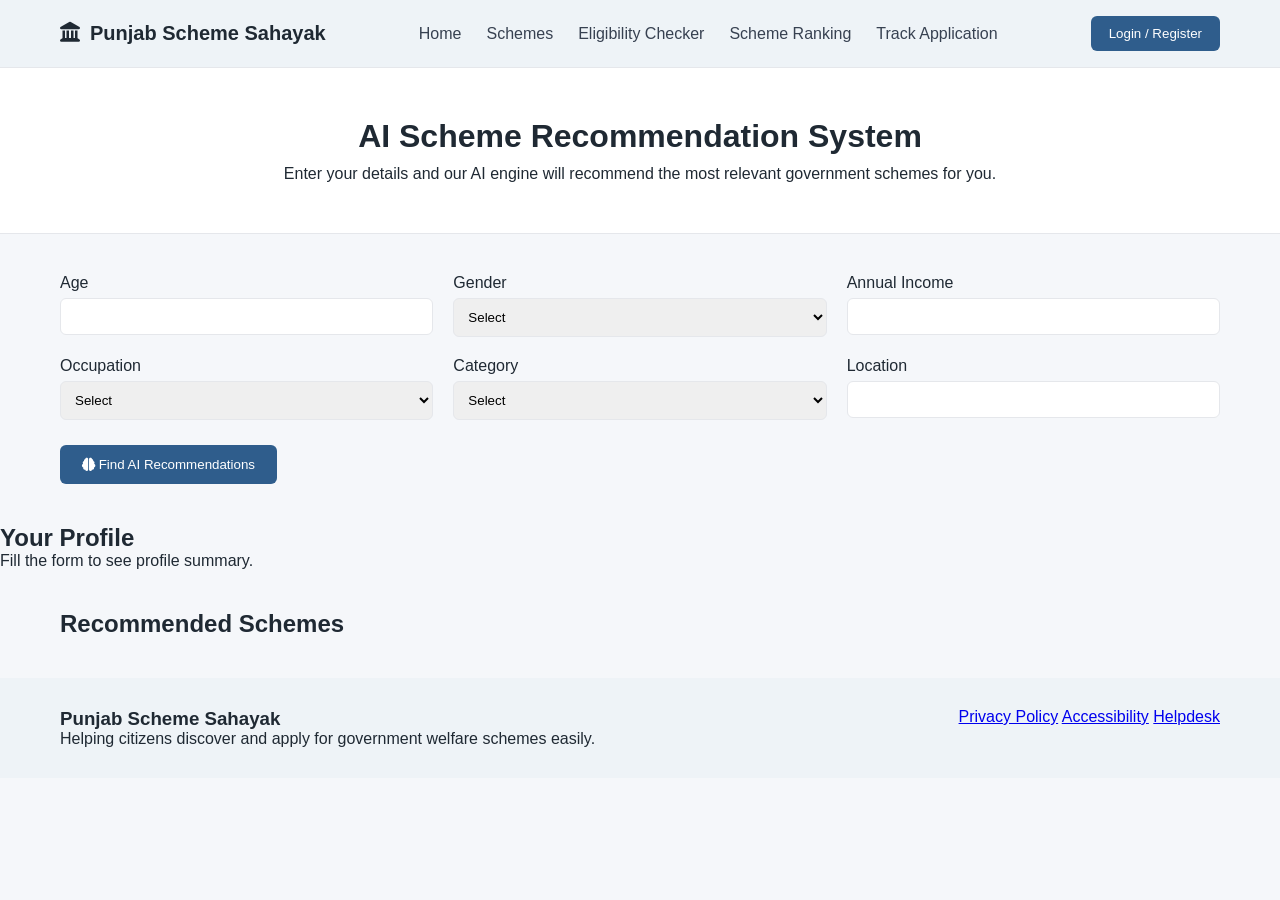
<file: gov_Project/eligibility.html>
<!DOCTYPE html>
<html lang="en">

<head>

<meta charset="UTF-8">
<meta name="viewport" content="width=device-width, initial-scale=1.0">

<title>AI Scheme Recommendation | Punjab Scheme Sahayak</title>

<link rel="stylesheet" href="eligibility.css">

<link rel="stylesheet"
href="https://cdnjs.cloudflare.com/ajax/libs/font-awesome/6.5.0/css/all.min.css">

</head>

<body>

<!-- NAVBAR -->

<header class="navbar">

<div class="logo">
<i class="fa-solid fa-landmark"></i>
<span>Punjab Scheme Sahayak</span>
</div>

<nav class="nav-links">

<a href="index.html">Home</a>
<a href="schemes.html">Schemes</a>
<a href="eligibility.html" class="active">Eligibility Checker</a>
<a href="ranking.html">Scheme Ranking</a>
<a href="track.html">Track Application</a>

</nav>

<button class="login-btn">Login / Register</button>

</header>


<!-- PAGE HEADER -->

<section class="page-header">

<h1>AI Scheme Recommendation System</h1>

<p>
Enter your details and our AI engine will recommend
the most relevant government schemes for you.
</p>

</section>



<!-- USER INPUT FORM -->

<section class="eligibility-form">

<form id="schemeForm">

<div class="form-grid">

<div class="form-group">

<label>Age</label>

<input type="number" id="age" required>

</div>


<div class="form-group">

<label>Gender</label>

<select id="gender">

<option value="">Select</option>
<option value="male">Male</option>
<option value="female">Female</option>

</select>

</div>


<div class="form-group">

<label>Annual Income</label>

<input type="number" id="income">

</div>


<div class="form-group">

<label>Occupation</label>

<select id="occupation">

<option value="">Select</option>
<option value="farmer">Farmer</option>
<option value="student">Student</option>
<option value="worker">Worker</option>
<option value="business">Business</option>

</select>

</div>


<div class="form-group">

<label>Category</label>

<select id="category">

<option value="">Select</option>
<option value="general">General</option>
<option value="obc">OBC</option>
<option value="sc">SC</option>
<option value="st">ST</option>

</select>

</div>


<div class="form-group">

<label>Location</label>

<input type="text" id="location">

</div>

</div>


<button class="find-btn">

<i class="fa-solid fa-brain"></i>
Find AI Recommendations

</button>

</form>

</section>



<!-- USER PROFILE SUMMARY -->

<section class="profile-summary">

<h2>Your Profile</h2>

<p id="profileInfo">

Fill the form to see profile summary.

</p>

</section>



<!-- RECOMMENDATIONS -->

<section class="recommendations">

<h2>Recommended Schemes</h2>

<div id="recommendationResults" class="scheme-grid">

<!-- AI recommendations appear here -->

</div>

</section>



<!-- FOOTER -->

<footer class="footer">

<div class="footer-left">

<h3>Punjab Scheme Sahayak</h3>

<p>
Helping citizens discover and apply for
government welfare schemes easily.
</p>

</div>


<div class="footer-links">

<a href="#">Privacy Policy</a>
<a href="#">Accessibility</a>
<a href="#">Helpdesk</a>

</div>


</footer>


<script src="eligibility.js"></script>

</body>
</html>
</file>
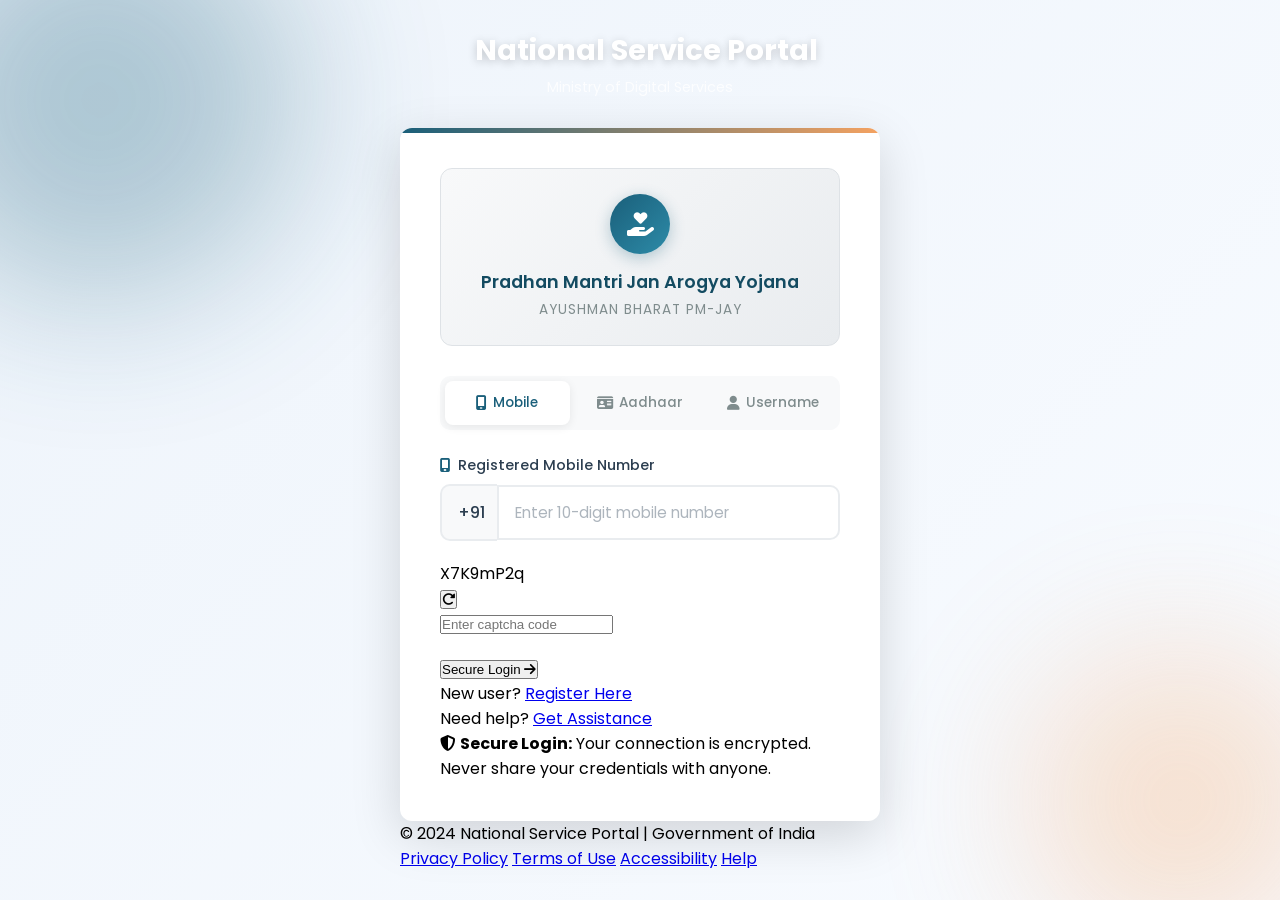
<file: gov_Project/login.html>
<!DOCTYPE html>
<html lang="en">
<head>
    <meta charset="UTF-8">
    <meta name="viewport" content="width=device-width, initial-scale=1.0">
    <title>National Portal - Government Scheme Login</title>
    <link rel="stylesheet" href="login.css">
    <!-- Font Awesome for Icons -->
    <link rel="stylesheet" href="https://cdnjs.cloudflare.com/ajax/libs/font-awesome/6.4.0/css/all.min.css">
    <!-- Google Fonts -->
    <link href="https://fonts.googleapis.com/css2?family=Poppins:wght@300;400;500;600;700&display=swap" rel="stylesheet">
</head>
<body>
    <!-- Background Animation -->
    <div class="bg-shape"></div>
    <div class="bg-shape bg-shape-2"></div>
    
    <!-- Header -->
    <header class="gov-header">
        <div class="gov-logo">
            <i class="fa-solid fa-emblem-of-india"></i>
            <span>National Service Portal</span>
        </div>
        <div class="gov-tagline">Ministry of Digital Services</div>
    </header>

    <!-- Main Login Container -->
    <main class="login-container">
        <div class="login-box">
            <!-- Scheme Banner -->
            <div class="scheme-banner">
                <div class="scheme-icon">
                    <i class="fa-solid fa-hand-holding-heart"></i>
                </div>
                <h2>Pradhan Mantri Jan Arogya Yojana</h2>
                <p>Ayushman Bharat PM-JAY</p>
            </div>

            <!-- Login Form -->
            <form id="loginForm" class="login-form">
                <!-- Login Type Tabs -->
                <div class="login-tabs">

                    <button type="button" class="tab-btn active" data-tab="mobile">
                        <i class="fa-solid fa-mobile-screen"></i> Mobile
                    </button>
                    <button type="button" class="tab-btn" data-tab="aadhar">
                        <i class="fa-solid fa-id-card"></i> Aadhaar
                    </button>
                    
                    <button type="button" class="tab-btn" data-tab="username">
                        <i class="fa-solid fa-user"></i> Username
                    </button>
                </div>


                <!-- Mobile Login -->
                <div class="tab-content active" id="mobile-panel">
                    <div class="input-group">
                        <label for="mobile">
                            <i class="fa-solid fa-mobile-screen"></i> Registered Mobile Number
                        </label>
                        <div class="input-wrapper">
                            <span class="country-code">+91</span>
                            <input 
                                type="tel" 
                                id="mobile" 
                                placeholder="Enter 10-digit mobile number"
                                maxlength="10"
                                autocomplete="off"
                            >
                        </div>
                    </div>
                    <div class="input-group otp-section" id="otpSection" style="display: none;">
                        <label for="otp">
                            <i class="fa-solid fa-lock"></i> Enter OTP
                        </label>
                        <div class="otp-inputs">
                            <input type="text" class="otp-box" maxlength="1" data-index="0">
                            <input type="text" class="otp-box" maxlength="1" data-index="1">
                            <input type="text" class="otp-box" maxlength="1" data-index="2">
                            <input type="text" class="otp-box" maxlength="1" data-index="3">
                            <input type="text" class="otp-box" maxlength="1" data-index="4">
                            <input type="text" class="otp-box" maxlength="1" data-index="5">
                        </div>
                        <div class="resend-otp">
                            <span>Didn't receive OTP?</span>
                            <button type="button" id="resendOtp" class="link-btn">Resend OTP</button>
                            <span class="timer" id="otpTimer">(60s)</span>
                        </div>
                    </div>
                </div>
  
                <!-- Aadhaar Login -->
                <div class="tab-content" id="aadhar-panel">
                    <div class="input-group">
                        <label for="aadhar">
                            <i class="fa-solid fa-id-card"></i> Aadhaar Number / Virtual ID
                        </label>
                        <div class="input-wrapper">
                            <input 
                                type="text" 
                                id="aadhar" 
                                placeholder="XXXX XXXX XXXX XXXX"
                                maxlength="19"
                                autocomplete="off"
                            >
                            <span class="input-icon">
                                <i class="fa-solid fa-clipboard-check"></i>
                            </span>
                        </div>
                        <div class="input-hint">Enter 12-digit Aadhaar or 16-digit Virtual ID</div>
                    </div>
                </div>


                <!-- Username Login -->
                <div class="tab-content" id="username-panel">
                    <div class="input-group">
                        <label for="username">
                            <i class="fa-solid fa-user"></i> Username / Email
                        </label>
                        <div class="input-wrapper">
                            <input 
                                type="text" 
                                id="username" 
                                placeholder="Enter username or email"
                                autocomplete="off"
                            >
                        </div>
                    </div>
                    <div class="input-group">
                        <label for="password">
                            <i class="fa-solid fa-lock"></i> Password
                        </label>
                        <div class="input-wrapper">
                            <input 
                                type="password" 
                                id="password" 
                                placeholder="Enter password"
                                autocomplete="current-password"
                            >
                            <button type="button" class="toggle-password" id="togglePassword">
                                <i class="fa-regular fa-eye-slash"></i>
                            </button>
                        </div>
                        <div class="form-options">
                            <label class="checkbox-container">
                                <input type="checkbox" id="rememberMe">
                                <span class="checkmark"></span>
                                Remember me
                            </label>
                            <a href="#" class="forgot-link">Forgot Password?</a>
                        </div>
                    </div>
                </div>

                <!-- Captcha -->
                <div class="captcha-container">
                    <div class="captcha-box">
                        <div class="captcha-code" id="captchaCode">X7K9mP2q</div>
                        <button type="button" class="refresh-captcha" id="refreshCaptcha">
                            <i class="fa-solid fa-rotate-right"></i>
                        </button>
                    </div>
                    <div class="input-group captcha-input-group">
                        <input 
                            type="text" 
                            id="captchaInput" 
                            placeholder="Enter captcha code"
                            maxlength="8"
                        >
                    </div>
                </div>

                <!-- Submit Button -->
                <button type="submit" class="login-btn" id="loginBtn">
                    <span class="btn-text">Secure Login</span>
                    <span class="btn-loader" style="display: none;">
                        <i class="fa-solid fa-circle-notch fa-spin"></i> Processing...
                    </span>
                    <i class="fa-solid fa-arrow-right btn-icon"></i>
                </button>

                <!-- Alternative Actions -->
                <div class="alt-actions">
                    <p>New user? <a href="#" class="register-link">Register Here</a></p>
                    <p>Need help? <a href="#" class="help-link">Get Assistance</a></p>
                </div>
            </form>

            <!-- Security Notice -->
            <div class="security-notice">
                <i class="fa-solid fa-shield-halved"></i>
                <span>
                    <strong>Secure Login:</strong> Your connection is encrypted. 
                    Never share your credentials with anyone.
                </span>
            </div>
        </div>

        <!-- Footer -->
        <footer class="gov-footer">
            <p>© 2024 National Service Portal | Government of India</p>
            <div class="footer-links">
                <a href="#">Privacy Policy</a>
                <a href="#">Terms of Use</a>
                <a href="#">Accessibility</a>
                <a href="#">Help</a>
            </div>
        </footer>
    </main>

    <!-- Toast Notification -->
    <div class="toast" id="toast">
        <i class="toast-icon"></i>
        <span class="toast-message"></span>
    </div>

    <script src="login.js"></script>
</body>
</html>
</file>
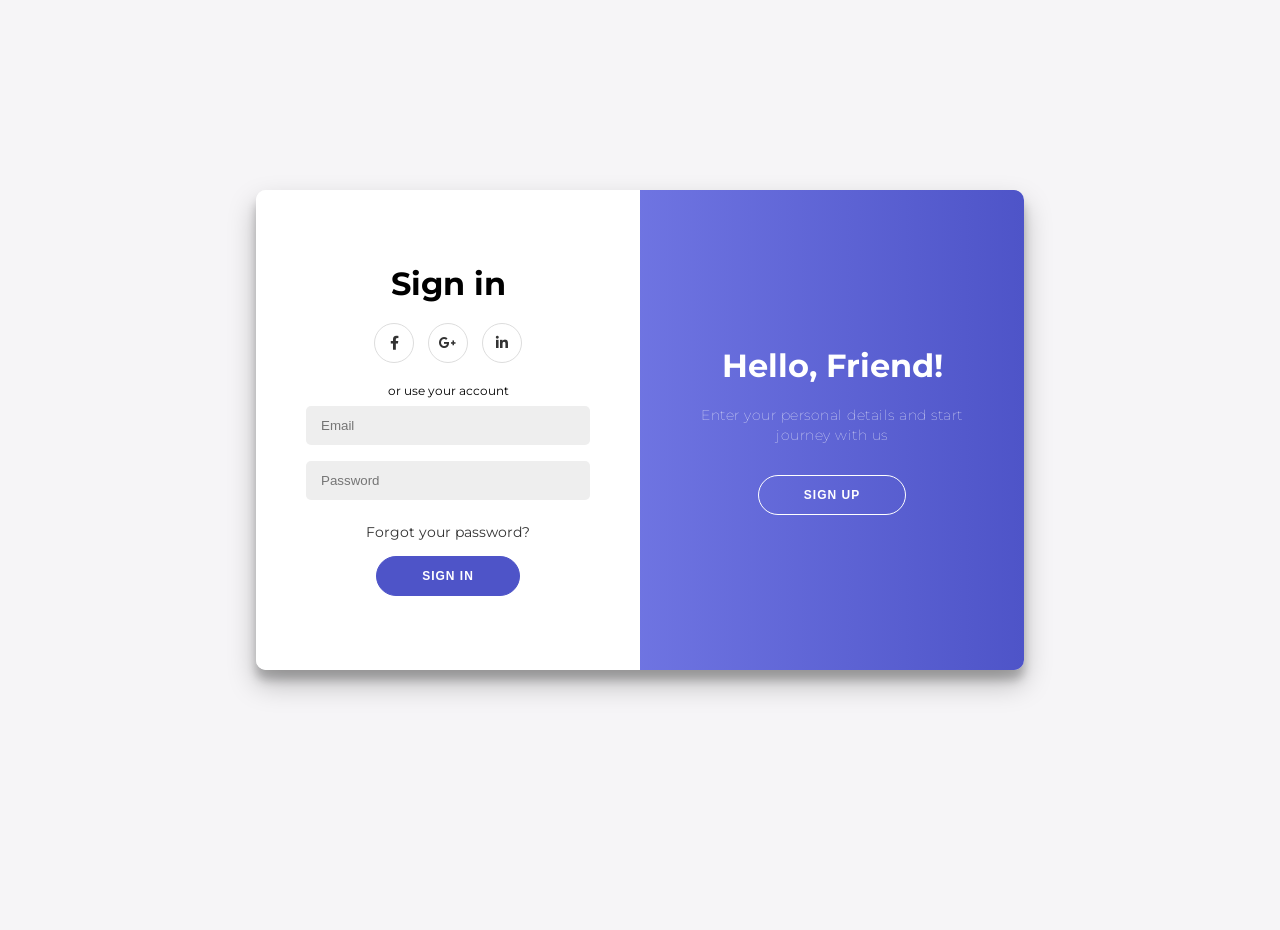
<file: gov_Project/login1.html>
<!DOCTYPE html>
<html lang="en">
<head>
    <meta charset="UTF-8">
    <meta name="viewport" content="width=device-width, initial-scale=1.0">
    <title>Advanced Login & Sign Up</title>
    <!-- Importing a nice font -->
    <link href="https://fonts.googleapis.com/css2?family=Montserrat:wght@300;400;600;700&display=swap" rel="stylesheet">
    <!-- Importing FontAwesome for Icons -->
    <link rel="stylesheet" href="https://cdnjs.cloudflare.com/ajax/libs/font-awesome/6.0.0/css/all.min.css">
    
    <style>
        /* --- CSS VARIABLES & RESET --- */
        :root {
            --primary-color: #4e54c8;
            --secondary-color: #8f94fb;
            --text-color: #333;
            --bg-color: #f6f5f7;
            --white: #ffffff;
        }

        * {
            box-sizing: border-box;
            margin: 0;
            padding: 0;
        }

        body {
            background: var(--bg-color);
            display: flex;
            justify-content: center;
            align-items: center;
            flex-direction: column;
            font-family: 'Montserrat', sans-serif;
            height: 100vh;
            margin: -20px 0 50px;
        }

        h1 {
            font-weight: bold;
            margin: 0;
        }

        h2 {
            text-align: center;
        }

        p {
            font-size: 14px;
            font-weight: 100;
            line-height: 20px;
            letter-spacing: 0.5px;
            margin: 20px 0 30px;
        }

        span {
            font-size: 12px;
        }

        a {
            color: var(--text-color);
            font-size: 14px;
            text-decoration: none;
            margin: 15px 0;
        }

        /* --- BUTTONS --- */
        button {
            border-radius: 20px;
            border: 1px solid var(--primary-color);
            background-color: var(--primary-color);
            color: var(--white);
            font-size: 12px;
            font-weight: bold;
            padding: 12px 45px;
            letter-spacing: 1px;
            text-transform: uppercase;
            transition: transform 80ms ease-in;
            cursor: pointer;
        }

        button:active {
            transform: scale(0.95);
        }

        button:focus {
            outline: none;
        }

        button.ghost {
            background-color: transparent;
            border-color: var(--white);
        }

        /* --- FORM STYLING --- */
        form {
            background-color: var(--white);
            display: flex;
            align-items: center;
            justify-content: center;
            flex-direction: column;
            padding: 0 50px;
            height: 100%;
            text-align: center;
        }

        input {
            background-color: #eee;
            border: none;
            padding: 12px 15px;
            margin: 8px 0;
            width: 100%;
            border-radius: 5px;
        }

        /* --- SOCIAL ICONS --- */
        .social-container {
            margin: 20px 0;
        }

        .social-container a {
            border: 1px solid #ddd;
            border-radius: 50%;
            display: inline-flex;
            justify-content: center;
            align-items: center;
            margin: 0 5px;
            height: 40px;
            width: 40px;
            color: #333;
            transition: 0.3s;
        }

        .social-container a:hover {
            background-color: var(--primary-color);
            color: white;
            border-color: var(--primary-color);
        }

        /* --- MAIN CONTAINER LOGIC --- */
        .container {
            background-color: var(--white);
            border-radius: 10px;
            box-shadow: 0 14px 28px rgba(0,0,0,0.25), 
                        0 10px 10px rgba(0,0,0,0.22);
            position: relative;
            overflow: hidden;
            width: 768px;
            max-width: 100%;
            min-height: 480px;
        }

        .form-container {
            position: absolute;
            top: 0;
            height: 100%;
            transition: all 0.6s ease-in-out;
        }

        /* Sign In (Default State) */
        .sign-in-container {
            left: 0;
            width: 50%;
            z-index: 2;
        }

        /* Sign Up (Hidden State) */
        .sign-up-container {
            left: 0;
            width: 50%;
            opacity: 0;
            z-index: 1;
        }

        /* --- ANIMATION STATES (The Magic) --- */
        
        /* When the checkbox is checked, move Sign In to the right */
        .container.right-panel-active .sign-in-container {
            transform: translateX(100%);
        }

        /* When the checkbox is checked, move Sign Up into view */
        .container.right-panel-active .sign-up-container {
            transform: translateX(100%);
            opacity: 1;
            z-index: 5;
            animation: show 0.6s;
        }

        @keyframes show {
            0%, 49.99% {
                opacity: 0;
                z-index: 1;
            }
            50%, 100% {
                opacity: 1;
                z-index: 5;
            }
        }

        /* --- OVERLAY (The Sliding Color Panel) --- */
        .overlay-container {
            position: absolute;
            top: 0;
            left: 50%;
            width: 50%;
            height: 100%;
            overflow: hidden;
            transition: transform 0.6s ease-in-out;
            z-index: 100;
        }

        .container.right-panel-active .overlay-container {
            transform: translateX(-100%);
        }

        .overlay {
            background: #ff416c;
            background: -webkit-linear-gradient(to right, var(--secondary-color), var(--primary-color));
            background: linear-gradient(to right, var(--secondary-color), var(--primary-color));
            background-repeat: no-repeat;
            background-size: cover;
            background-position: 0 0;
            color: #ffffff;
            position: relative;
            left: -100%;
            height: 100%;
            width: 200%;
            transform: translateX(0);
            transition: transform 0.6s ease-in-out;
        }

        .container.right-panel-active .overlay {
            transform: translateX(50%);
        }

        .overlay-panel {
            position: absolute;
            display: flex;
            align-items: center;
            justify-content: center;
            flex-direction: column;
            padding: 0 40px;
            text-align: center;
            top: 0;
            height: 100%;
            width: 50%;
            transform: translateX(0);
            transition: transform 0.6s ease-in-out;
        }

        .overlay-left {
            transform: translateX(-20%);
        }

        .container.right-panel-active .overlay-left {
            transform: translateX(0);
        }

        .overlay-right {
            right: 0;
            transform: translateX(0);
        }

        .container.right-panel-active .overlay-right {
            transform: translateX(20%);
        }

        /* --- MOBILE RESPONSIVENESS --- */
        @media (max-width: 768px) {
            .container {
                width: 100%;
                min-height: 600px;
                display: flex;
                flex-direction: column;
            }
            /* On mobile, we usually stack them or hide the overlay. 
               For this specific design, it's best to keep it simple 
               or use JS to toggle visibility. 
               This CSS is optimized for Desktop/Tablet. */
        }
    </style>
</head>
<body>

    <div class="container" id="container">
        
        <!-- Sign Up Form -->
        <div class="form-container sign-up-container">
            <form action="#">
                <h1>Create Account</h1>
                <div class="social-container">
                    <a href="#" class="social"><i class="fab fa-facebook-f"></i></a>
                    <a href="#" class="social"><i class="fab fa-google-plus-g"></i></a>
                    <a href="#" class="social"><i class="fab fa-linkedin-in"></i></a>
                </div>
                <span>or use your email for registration</span>
                <input type="text" placeholder="Name" />
                <input type="email" placeholder="Email" />
                <input type="password" placeholder="Password" />
                <button>Sign Up</button>
            </form>
        </div>

        <!-- Sign In Form -->
        <div class="form-container sign-in-container">
            <form action="#">
                <h1>Sign in</h1>
                <div class="social-container">
                    <a href="#" class="social"><i class="fab fa-facebook-f"></i></a>
                    <a href="#" class="social"><i class="fab fa-google-plus-g"></i></a>
                    <a href="#" class="social"><i class="fab fa-linkedin-in"></i></a>
                </div>
                <span>or use your account</span>
                <input type="email" placeholder="Email" />
                <input type="password" placeholder="Password" />
                <a href="#">Forgot your password?</a>
                <button>Sign In</button>
            </form>
        </div>

        <!-- The Overlay (The sliding part) -->
        <div class="overlay-container">
            <div class="overlay">
                <div class="overlay-panel overlay-left">
                    <h1>Welcome Back!</h1>
                    <p>To keep connected with us please login with your personal info</p>
                    <button class="ghost" id="signIn">Sign In</button>
                </div>
                <div class="overlay-panel overlay-right">
                    <h1>Hello, Friend!</h1>
                    <p>Enter your personal details and start journey with us</p>
                    <button class="ghost" id="signUp">Sign Up</button>
                </div>
            </div>
        </div>
    </div>

    <!-- 
      JAVASCRIPT IS NOT REQUIRED FOR THE ANIMATION 
      BUT NEEDED TO TOGGLE THE CLASS. 
      This is the "Checkbox Hack" alternative using a tiny script for better UX.
    -->
    <script>
        const signUpButton = document.getElementById('signUp');
        const signInButton = document.getElementById('signIn');
        const container = document.getElementById('container');

        signUpButton.addEventListener('click', () => {
            container.classList.add("right-panel-active");
        });

        signInButton.addEventListener('click', () => {
            container.classList.remove("right-panel-active");
        });
    </script>
</body>
</html>
</file>
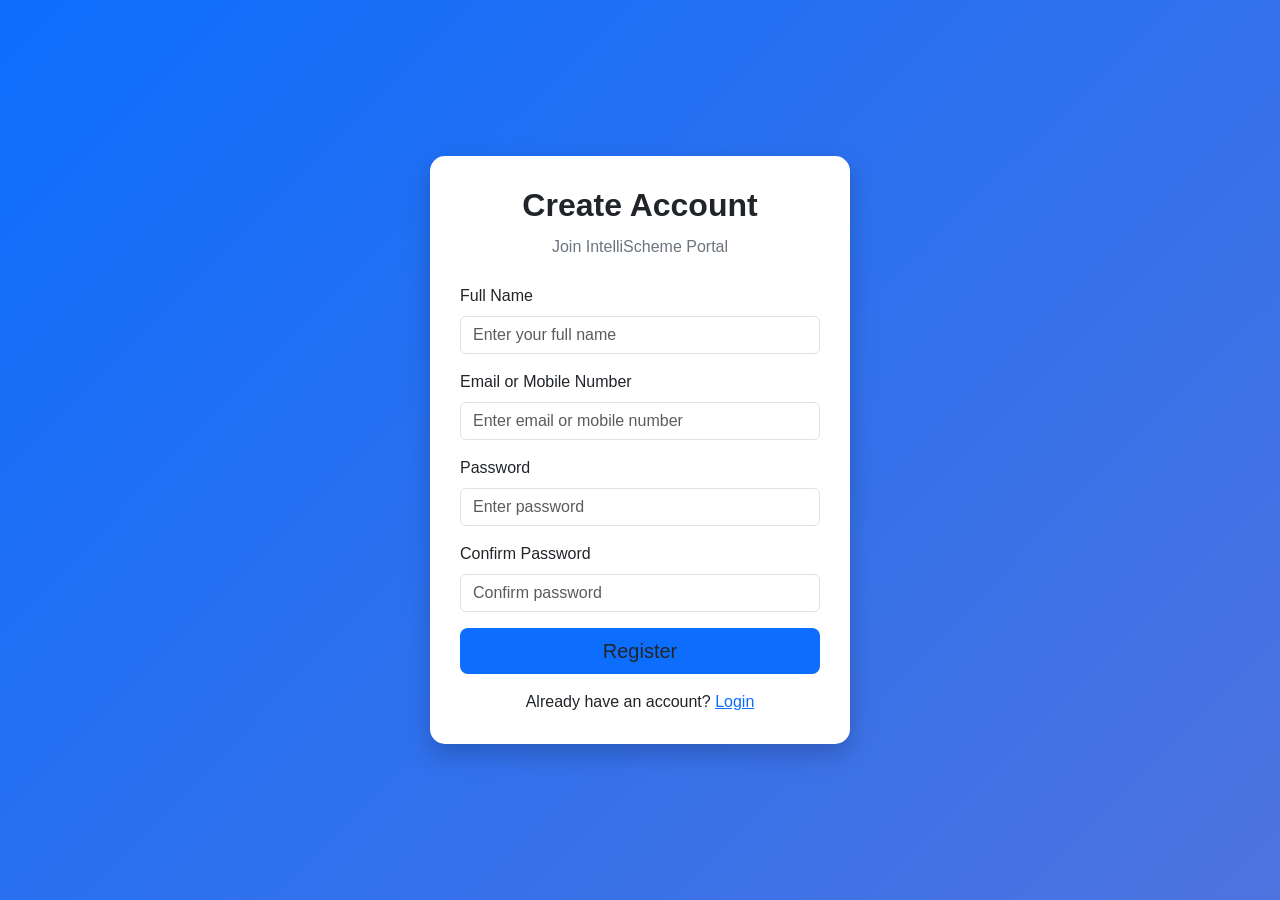
<file: gov_Project/register.html>
<!DOCTYPE html>
<html lang="en">
<head>
<meta charset="UTF-8">
<meta name="viewport" content="width=device-width, initial-scale=1.0">
<title>Register | IntelliScheme Portal</title>

<!-- Bootstrap CSS -->
<link href="https://cdn.jsdelivr.net/npm/bootstrap@5.3.2/dist/css/bootstrap.min.css" rel="stylesheet">

<style>
    body {
        background: linear-gradient(135deg, #0d6efd, #4e73df);
        height: 100vh;
        display: flex;
        align-items: center;
        justify-content: center;
        font-family: 'Segoe UI', sans-serif;
    }

    .register-card {
        width: 100%;
        max-width: 420px;
        border-radius: 15px;
        box-shadow: 0 10px 25px rgba(0,0,0,0.2);
        padding: 30px;
        background: #ffffff;
        animation: fadeIn 0.8s ease-in-out;
    }

    .register-card h2 {
        font-weight: 600;
        margin-bottom: 10px;
        text-align: center;
    }

    .register-card p {
        text-align: center;
        color: #6c757d;
        margin-bottom: 25px;
    }

    .btn-custom {
        background-color: #0d6efd;
        border: none;
        transition: 0.3s;
    }

    .btn-custom:hover {
        background-color: #0b5ed7;
        transform: translateY(-2px);
    }

    .form-control:focus {
        box-shadow: none;
        border-color: #0d6efd;
    }

    @keyframes fadeIn {
        from {opacity: 0; transform: translateY(20px);}
        to {opacity: 1; transform: translateY(0);}
    }

    .password-toggle {
        cursor: pointer;
    }
</style>
</head>

<body>

<div class="register-card">
    <h2>Create Account</h2>
    <p>Join IntelliScheme Portal</p>

    <form id="registerForm">

        <!-- Full Name -->
        <div class="mb-3">
            <label class="form-label">Full Name</label>
            <input type="text" class="form-control" placeholder="Enter your full name" required>
        </div>

        <!-- Email or Mobile -->
        <div class="mb-3">
            <label class="form-label">Email or Mobile Number</label>
            <input type="text" class="form-control" placeholder="Enter email or mobile number" required>
        </div>

        <!-- Password -->
        <div class="mb-3 position-relative">
            <label class="form-label">Password</label>
            <input type="password" class="form-control" id="password" placeholder="Enter password" required>
        </div>

        <!-- Confirm Password -->
        <div class="mb-3">
            <label class="form-label">Confirm Password</label>
            <input type="password" class="form-control" id="confirmPassword" placeholder="Confirm password" required>
            <small id="passwordError" class="text-danger d-none">Passwords do not match</small>
        </div>

        <!-- Register Button -->
        <div class="d-grid">
            <button type="submit" class="btn btn-custom btn-lg">Register</button>
        </div>

        <div class="text-center mt-3">
            Already have an account? <a href="login.html">Login</a>
        </div>

    </form>
</div>

<!-- Bootstrap JS -->
<script src="https://cdn.jsdelivr.net/npm/bootstrap@5.3.2/dist/js/bootstrap.bundle.min.js"></script>

<script>
    const form = document.getElementById("registerForm");
    const password = document.getElementById("password");
    const confirmPassword = document.getElementById("confirmPassword");
    const error = document.getElementById("passwordError");

    form.addEventListener("submit", function(e) {
        if (password.value !== confirmPassword.value) {
            e.preventDefault();
            error.classList.remove("d-none");
        } else {
            error.classList.add("d-none");
            alert("Account created successfully!");
        }
    });
</script>

</body>
</html>
</file>
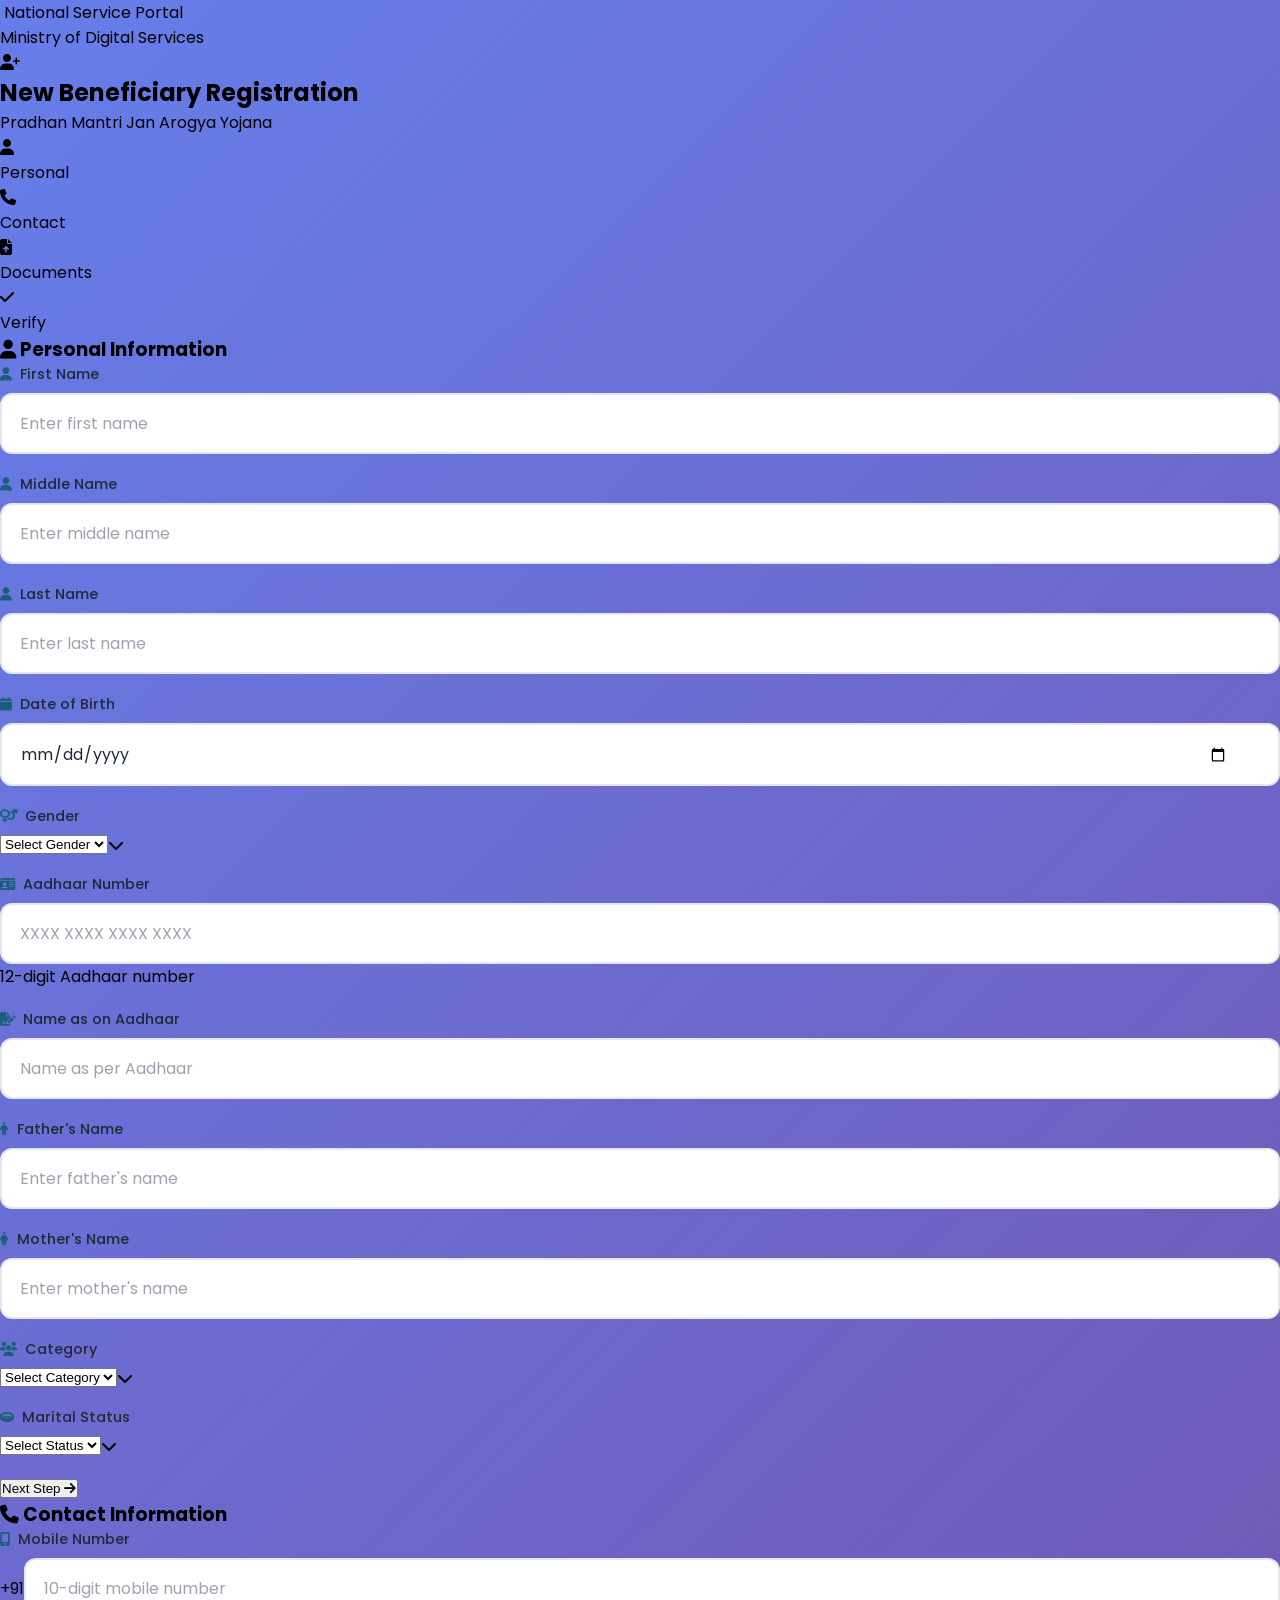
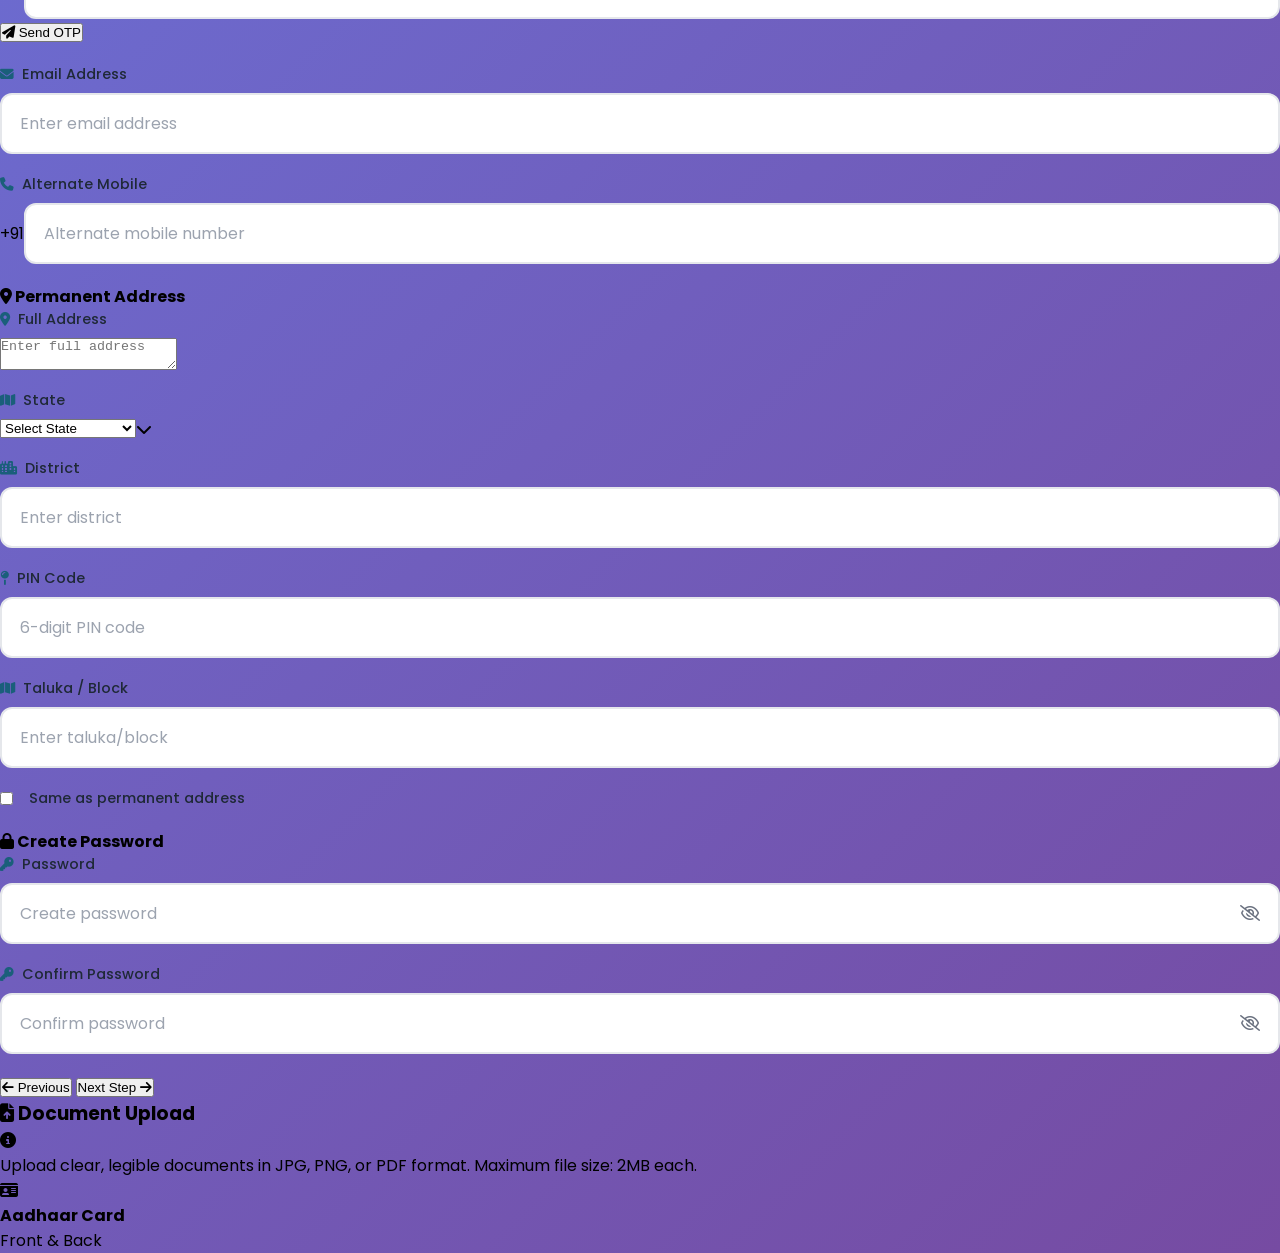
<file: gov_Project/registration1.html>
<!DOCTYPE html>
<html lang="en">
<head>
    <meta charset="UTF-8">
    <meta name="viewport" content="width=device-width, initial-scale=1.0">
    <title>Registration - National Service Portal</title>
    <link rel="stylesheet" href="registration.css">
    <!-- Font Awesome for Icons -->
    <link rel="stylesheet" href="https://cdnjs.cloudflare.com/ajax/libs/font-awesome/6.4.0/css/all.min.css">
    <!-- Google Fonts -->
    <link href="https://fonts.googleapis.com/css2?family=Poppins:wght@300;400;500;600;700&display=swap" rel="stylesheet">
</head>
<body>
    <!-- Background Animation -->
    <div class="bg-shape"></div>
    <div class="bg-shape bg-shape-2"></div>
    
    <!-- Header -->
    <header class="gov-header">
        <div class="gov-logo">
            <i class="fa-solid fa-emblem-of-india"></i>
            <span>National Service Portal</span>
        </div>
        <div class="gov-tagline">Ministry of Digital Services</div>
    </header>

    <!-- Main Registration Container -->
    <main class="register-container">
        <div class="register-box">
            <!-- Scheme Banner -->
            <div class="scheme-banner">
                <div class="scheme-icon">
                    <i class="fa-solid fa-user-plus"></i>
                </div>
                <h2>New Beneficiary Registration</h2>
                <p>Pradhan Mantri Jan Arogya Yojana</p>
            </div>

            <!-- Progress Steps -->
            <div class="progress-container">
                <div class="progress-bar">
                    <div class="progress-fill" id="progressFill"></div>
                </div>
                <div class="step-indicators">
                    <div class="step active" data-step="1">
                        <div class="step-circle">
                            <i class="fa-solid fa-user"></i>
                        </div>
                        <span>Personal</span>
                    </div>
                    <div class="step" data-step="2">
                        <div class="step-circle">
                            <i class="fa-solid fa-phone"></i>
                        </div>
                        <span>Contact</span>
                    </div>
                    <div class="step" data-step="3">
                        <div class="step-circle">
                            <i class="fa-solid fa-file-upload"></i>
                        </div>
                        <span>Documents</span>
                    </div>
                    <div class="step" data-step="4">
                        <div class="step-circle">
                            <i class="fa-solid fa-check"></i>
                        </div>
                        <span>Verify</span>
                    </div>
                </div>
            </div>

            <!-- Registration Form -->
            <form id="registerForm" class="register-form">
                
                <!-- Step 1: Personal Details -->
                <div class="form-step active" id="step1">
                    <h3 class="step-title">
                        <i class="fa-solid fa-user"></i>
                        Personal Information
                    </h3>
                    
                    <div class="form-row">
                        <div class="input-group">
                            <label for="firstName">
                                <i class="fa-solid fa-user"></i> First Name
                            </label>
                            <div class="input-wrapper">
                                <input type="text" id="firstName" placeholder="Enter first name" required>
                            </div>
                        </div>
                        <div class="input-group">
                            <label for="middleName">
                                <i class="fa-solid fa-user"></i> Middle Name
                            </label>
                            <div class="input-wrapper">
                                <input type="text" id="middleName" placeholder="Enter middle name">
                            </div>
                        </div>
                        <div class="input-group">
                            <label for="lastName">
                                <i class="fa-solid fa-user"></i> Last Name
                            </label>
                            <div class="input-wrapper">
                                <input type="text" id="lastName" placeholder="Enter last name" required>
                            </div>
                        </div>
                    </div>

                    <div class="form-row">
                        <div class="input-group">
                            <label for="dob">
                                <i class="fa-solid fa-calendar"></i> Date of Birth
                            </label>
                            <div class="input-wrapper">
                                <input type="date" id="dob" required>
                            </div>
                        </div>
                        <div class="input-group">
                            <label for="gender">
                                <i class="fa-solid fa-venus-mars"></i> Gender
                            </label>
                            <div class="input-wrapper select-wrapper">
                                <select id="gender" required>
                                    <option value="">Select Gender</option>
                                    <option value="male">Male</option>
                                    <option value="female">Female</option>
                                    <option value="transgender">Transgender</option>
                                </select>
                                <i class="fa-solid fa-chevron-down select-icon"></i>
                            </div>
                        </div>
                    </div>

                    <div class="form-row">
                        <div class="input-group">
                            <label for="aadhaar">
                                <i class="fa-solid fa-id-card"></i> Aadhaar Number
                            </label>
                            <div class="input-wrapper">
                                <input type="text" id="aadhaar" placeholder="XXXX XXXX XXXX XXXX" maxlength="19" required>
                            </div>
                            <div class="input-hint">12-digit Aadhaar number</div>
                        </div>
                        <div class="input-group">
                            <label for="aadhaarName">
                                <i class="fa-solid fa-file-signature"></i> Name as on Aadhaar
                            </label>
                            <div class="input-wrapper">
                                <input type="text" id="aadhaarName" placeholder="Name as per Aadhaar" required>
                            </div>
                        </div>
                    </div>

                    <div class="form-row">
                        <div class="input-group">
                            <label for="fatherName">
                                <i class="fa-solid fa-person"></i> Father's Name
                            </label>
                            <div class="input-wrapper">
                                <input type="text" id="fatherName" placeholder="Enter father's name" required>
                            </div>
                        </div>
                        <div class="input-group">
                            <label for="motherName">
                                <i class="fa-solid fa-person-dress"></i> Mother's Name
                            </label>
                            <div class="input-wrapper">
                                <input type="text" id="motherName" placeholder="Enter mother's name" required>
                            </div>
                        </div>
                    </div>

                    <div class="form-row">
                        <div class="input-group">
                            <label for="category">
                                <i class="fa-solid fa-users"></i> Category
                            </label>
                            <div class="input-wrapper select-wrapper">
                                <select id="category" required>
                                    <option value="">Select Category</option>
                                    <option value="general">General</option>
                                    <option value="obc">OBC</option>
                                    <option value="sc">SC</option>
                                    <option value="st">ST</option>
                                    <option value="ews">EWS</option>
                                </select>
                                <i class="fa-solid fa-chevron-down select-icon"></i>
                            </div>
                        </div>
                        <div class="input-group">
                            <label for="maritalStatus">
                                <i class="fa-solid fa-ring"></i> Marital Status
                            </label>
                            <div class="input-wrapper select-wrapper">
                                <select id="maritalStatus" required>
                                    <option value="">Select Status</option>
                                    <option value="single">Single</option>
                                    <option value="married">Married</option>
                                    <option value="divorced">Divorced</option>
                                    <option value="widowed">Widowed</option>
                                </select>
                                <i class="fa-solid fa-chevron-down select-icon"></i>
                            </div>
                        </div>
                    </div>

                    <div class="step-buttons">
                        <button type="button" class="btn-next" onclick="nextStep(1)">
                            Next Step
                            <i class="fa-solid fa-arrow-right"></i>
                        </button>
                    </div>
                </div>

                <!-- Step 2: Contact Details -->
                <div class="form-step" id="step2">
                    <h3 class="step-title">
                        <i class="fa-solid fa-phone"></i>
                        Contact Information
                    </h3>

                    <div class="form-row">
                        <div class="input-group">
                            <label for="mobile">
                                <i class="fa-solid fa-mobile-screen"></i> Mobile Number
                            </label>
                            <div class="input-wrapper">
                                <span class="country-code">+91</span>
                                <input type="tel" id="mobile" placeholder="10-digit mobile number" maxlength="10" required>
                            </div>
                            <button type="button" class="verify-btn" id="sendOtpBtn" onclick="sendMobileOTP()">
                                <i class="fa-solid fa-paper-plane"></i> Send OTP
                            </button>
                        </div>
                        <div class="input-group otp-group" id="mobileOtpGroup" style="display: none;">
                            <label for="mobileOtp">
                                <i class="fa-solid fa-lock"></i> Enter OTP
                            </label>
                            <div class="otp-inputs">
                                <input type="text" class="otp-box" maxlength="1" data-index="0">
                                <input type="text" class="otp-box" maxlength="1" data-index="1">
                                <input type="text" class="otp-box" maxlength="1" data-index="2">
                                <input type="text" class="otp-box" maxlength="1" data-index="3">
                                <input type="text" class="otp-box" maxlength="1" data-index="4">
                                <input type="text" class="otp-box" maxlength="1" data-index="5">
                            </div>
                            <div class="otp-actions">
                                <span class="timer" id="mobileTimer">(60s)</span>
                                <button type="button" class="link-btn" onclick="resendMobileOTP()">Resend OTP</button>
                            </div>
                            <i class="fa-solid fa-circle-check verified-icon"></i>
                        </div>
                    </div>

                    <div class="form-row">
                        <div class="input-group">
                            <label for="email">
                                <i class="fa-solid fa-envelope"></i> Email Address
                            </label>
                            <div class="input-wrapper">
                                <input type="email" id="email" placeholder="Enter email address" required>
                            </div>
                        </div>
                        <div class="input-group">
                            <label for="altMobile">
                                <i class="fa-solid fa-phone"></i> Alternate Mobile
                            </label>
                            <div class="input-wrapper">
                                <span class="country-code">+91</span>
                                <input type="tel" id="altMobile" placeholder="Alternate mobile number" maxlength="10">
                            </div>
                        </div>
                    </div>

                    <h4 class="section-title">
                        <i class="fa-solid fa-location-dot"></i> Permanent Address
                    </h4>

                    <div class="form-row">
                        <div class="input-group full-width">
                            <label for="address">
                                <i class="fa-solid fa-map-marker-alt"></i> Full Address
                            </label>
                            <div class="input-wrapper">
                                <textarea id="address" rows="2" placeholder="Enter full address" required></textarea>
                            </div>
                        </div>
                    </div>

                    <div class="form-row">
                        <div class="input-group">
                            <label for="state">
                                <i class="fa-solid fa-map"></i> State
                            </label>
                            <div class="input-wrapper select-wrapper">
                                <select id="state" required>
                                    <option value="">Select State</option>
                                    <option value="andhra-pradesh">Andhra Pradesh</option>
                                    <option value="arunachal-pradesh">Arunachal Pradesh</option>
                                    <option value="assam">Assam</option>
                                    <option value="bihar">Bihar</option>
                                    <option value="chhattisgarh">Chhattisgarh</option>
                                    <option value="delhi">Delhi</option>
                                    <option value="gujarat">Gujarat</option>
                                    <option value="haryana">Haryana</option>
                                    <option value="karnataka">Karnataka</option>
                                    <option value="kerala">Kerala</option>
                                    <option value="maharashtra">Maharashtra</option>
                                    <option value="rajasthan">Rajasthan</option>
                                    <option value="tamil-nadu">Tamil Nadu</option>
                                    <option value="uttar-pradesh">Uttar Pradesh</option>
                                    <option value="west-bengal">West Bengal</option>
                                </select>
                                <i class="fa-solid fa-chevron-down select-icon"></i>
                            </div>
                        </div>
                        <div class="input-group">
                            <label for="district">
                                <i class="fa-solid fa-city"></i> District
                            </label>
                            <div class="input-wrapper">
                                <input type="text" id="district" placeholder="Enter district" required>
                            </div>
                        </div>
                    </div>

                    <div class="form-row">
                        <div class="input-group">
                            <label for="pincode">
                                <i class="fa-solid fa-map-pin"></i> PIN Code
                            </label>
                            <div class="input-wrapper">
                                <input type="text" id="pincode" placeholder="6-digit PIN code" maxlength="6" required>
                            </div>
                        </div>
                        <div class="input-group">
                            <label for="taluka">
                                <i class="fa-solid fa-map"></i> Taluka / Block
                            </label>
                            <div class="input-wrapper">
                                <input type="text" id="taluka" placeholder="Enter taluka/block" required>
                            </div>
                        </div>
                    </div>

                    <div class="form-row">
                        <div class="input-group checkbox-group">
                            <label class="checkbox-container">
                                <input type="checkbox" id="sameAddress">
                                <span class="checkmark"></span>
                                Same as permanent address
                            </label>
                        </div>
                    </div>

                    <h4 class="section-title">
                        <i class="fa-solid fa-lock"></i> Create Password
                    </h4>

                    <div class="form-row">
                        <div class="input-group">
                            <label for="newPassword">
                                <i class="fa-solid fa-key"></i> Password
                            </label>
                            <div class="input-wrapper">
                                <input type="password" id="newPassword" placeholder="Create password" required>
                                <button type="button" class="toggle-password" onclick="togglePasswordVisibility('newPassword', this)">
                                    <i class="fa-regular fa-eye-slash"></i>
                                </button>
                            </div>
                            <div class="password-strength" id="passwordStrength">
                                <div class="strength-bar"></div>
                                <span class="strength-text"></span>
                            </div>
                        </div>
                        <div class="input-group">
                            <label for="confirmPassword">
                                <i class="fa-solid fa-key"></i> Confirm Password
                            </label>
                            <div class="input-wrapper">
                                <input type="password" id="confirmPassword" placeholder="Confirm password" required>
                                <button type="button" class="toggle-password" onclick="togglePasswordVisibility('confirmPassword', this)">
                                    <i class="fa-regular fa-eye-slash"></i>
                                </button>
                            </div>
                        </div>
                    </div>

                    <div class="password-requirements">
                        <p><i class="fa-solid fa-info-circle"></i> Password must contain:</p>
                        <ul>
                            <li class="req" data-req="length">At least 8 characters</li>
                            <li class="req" data-req="uppercase">One uppercase letter</li>
                            <li class="req" data-req="lowercase">One lowercase letter</li>
                            <li class="req" data-req="number">One number</li>
                            <li class="req" data-req="special">One special character</li>
                        </ul>
                    </div>

                    <div class="step-buttons">
                        <button type="button" class="btn-prev" onclick="prevStep(2)">
                            <i class="fa-solid fa-arrow-left"></i>
                            Previous
                        </button>
                        <button type="button" class="btn-next" onclick="nextStep(2)">
                            Next Step
                            <i class="fa-solid fa-arrow-right"></i>
                        </button>
                    </div>
                </div>

                <!-- Step 3: Document Upload -->
                <div class="form-step" id="step3">
                    <h3 class="step-title">
                        <i class="fa-solid fa-file-upload"></i>
                        Document Upload
                    </h3>

                    <div class="document-upload-info">
                        <i class="fa-solid fa-info-circle"></i>
                        <p>Upload clear, legible documents in JPG, PNG, or PDF format. Maximum file size: 2MB each.</p>
                    </div>

                    <div class="form-row">
                        <div class="upload-box">
                            <div class="upload-area" id="aadhaarUpload">
                                <i class="fa-solid fa-id-card"></i>
                                <h4>Aadhaar Card</h4>
                                <p>Front & Back</p>
                                <input type="file" accept="image/*,.pdf" hidden>
                                <button type="button" class="upload-btn
</file>
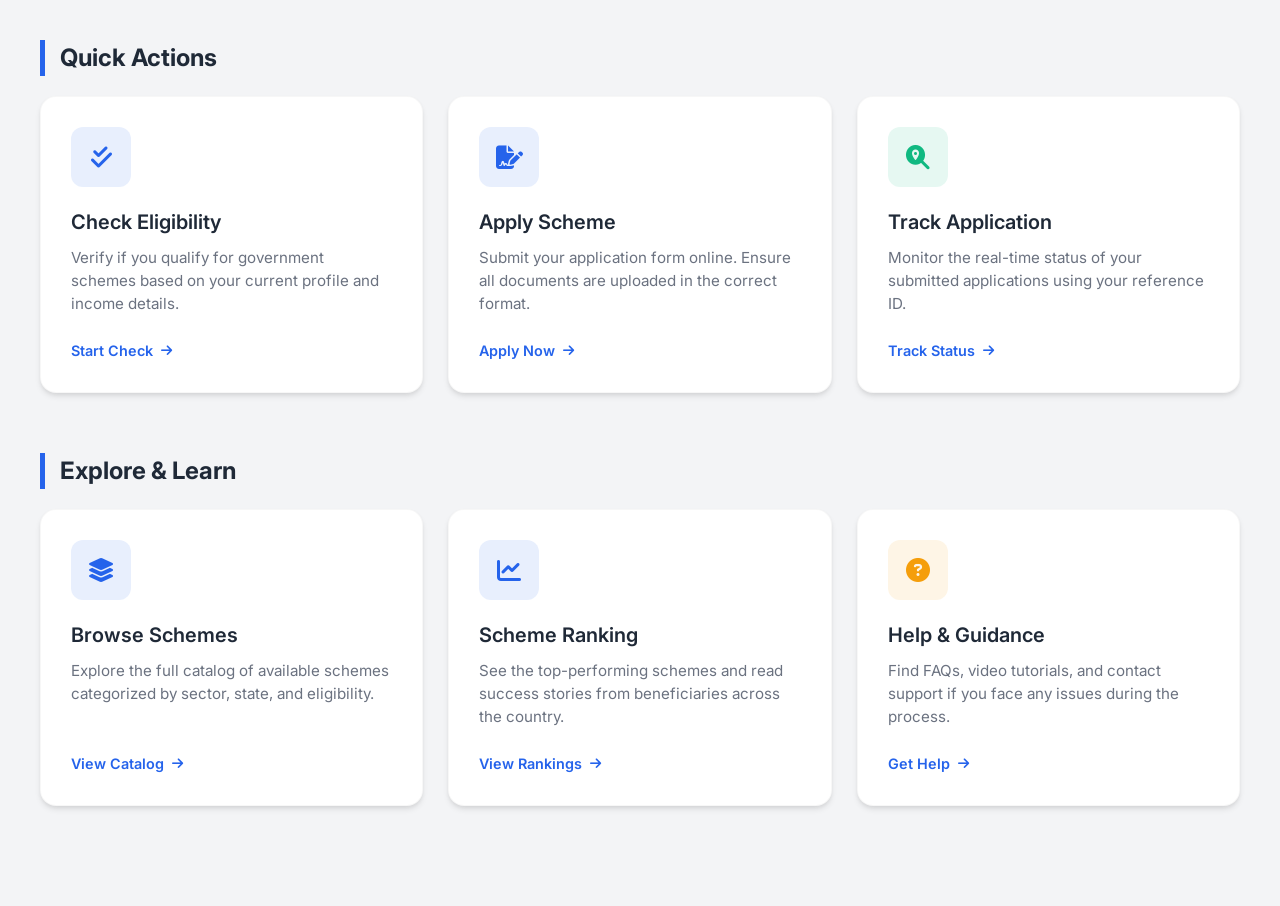
<file: web_testing_code/card.html>
<!DOCTYPE html>
<html lang="en">
<head>
    <meta charset="UTF-8">
    <meta name="viewport" content="width=device-width, initial-scale=1.0">
    <title>Scheme Portal Cards</title>
    <!-- Importing FontAwesome for Icons -->
    <link rel="stylesheet" href="https://cdnjs.cloudflare.com/ajax/libs/font-awesome/6.4.0/css/all.min.css">
    <!-- Importing Google Fonts -->
    <link href="https://fonts.googleapis.com/css2?family=Inter:wght@300;400;600;700&display=swap" rel="stylesheet">
    
    <style>
        /* --- CSS Variables for Easy Theming --- */
        :root {
            --primary-color: #2563eb;
            --secondary-color: #1e40af;
            --accent-color: #3b82f6;
            --bg-color: #f3f4f6;
            --card-bg: #ffffff;
            --text-main: #1f2937;
            --text-muted: #6b7280;
            --shadow-sm: 0 1px 2px 0 rgba(0, 0, 0, 0.05);
            --shadow-md: 0 4px 6px -1px rgba(0, 0, 0, 0.1), 0 2px 4px -1px rgba(0, 0, 0, 0.06);
            --shadow-lg: 0 10px 15px -3px rgba(0, 0, 0, 0.1), 0 4px 6px -2px rgba(0, 0, 0, 0.05);
            --transition: all 0.3s cubic-bezier(0.4, 0, 0.2, 1);
        }

        /* --- Global Reset & Layout --- */
        * {
            margin: 0;
            padding: 0;
            box-sizing: border-box;
        }

        body {
            font-family: 'Inter', sans-serif;
            background-color: var(--bg-color);
            color: var(--text-main);
            padding: 40px 20px;
            line-height: 1.5;
        }

        .container {
            max-width: 1200px;
            margin: 0 auto;
        }

        .section-title {
            font-size: 1.5rem;
            font-weight: 700;
            margin-bottom: 20px;
            color: var(--text-main);
            border-left: 5px solid var(--primary-color);
            padding-left: 15px;
        }

        /* --- Grid Layout --- */
        .card-grid {
            display: grid;
            grid-template-columns: repeat(auto-fit, minmax(300px, 1fr));
            gap: 25px;
            margin-bottom: 60px;
        }

        /* --- Card Styling --- */
        .card {
            background: var(--card-bg);
            border-radius: 16px;
            padding: 30px;
            box-shadow: var(--shadow-md);
            transition: var(--transition);
            position: relative;
            overflow: hidden;
            border: 1px solid rgba(0,0,0,0.03);
            display: flex;
            flex-direction: column;
            align-items: flex-start;
        }

        /* Hover Effect: Lift and Shadow */
        .card:hover {
            transform: translateY(-8px);
            box-shadow: var(--shadow-lg);
        }

        /* Top colored accent line */
        .card::before {
            content: '';
            position: absolute;
            top: 0;
            left: 0;
            width: 100%;
            height: 4px;
            background: linear-gradient(90deg, var(--primary-color), var(--accent-color));
            opacity: 0;
            transition: var(--transition);
        }

        .card:hover::before {
            opacity: 1;
        }

        /* --- Icon Styling --- */
        .icon-box {
            width: 60px;
            height: 60px;
            border-radius: 12px;
            background-color: rgba(37, 99, 235, 0.1);
            color: var(--primary-color);
            display: flex;
            align-items: center;
            justify-content: center;
            font-size: 1.5rem;
            margin-bottom: 20px;
            transition: var(--transition);
        }

        .card:hover .icon-box {
            background-color: var(--primary-color);
            color: white;
            transform: rotate(-5deg) scale(1.1);
        }

        /* --- Typography --- */
        .card h3 {
            font-size: 1.25rem;
            font-weight: 600;
            margin-bottom: 10px;
            color: var(--text-main);
        }

        .card p {
            font-size: 0.95rem;
            color: var(--text-muted);
            margin-bottom: 25px;
            flex-grow: 1; /* Pushes button to bottom */
        }

        /* --- Button Styling --- */
        .card-btn {
            text-decoration: none;
            color: var(--primary-color);
            font-weight: 600;
            font-size: 0.9rem;
            display: flex;
            align-items: center;
            gap: 8px;
            transition: var(--transition);
        }

        .card-btn i {
            font-size: 0.8rem;
            transition: transform 0.2s;
        }

        .card-btn:hover {
            color: var(--secondary-color);
        }

        .card-btn:hover i {
            transform: translateX(4px);
        }

        /* --- Specific Variations (Optional) --- */
        /* You can add specific classes if you want different colors for different cards */
        .card.track .icon-box { background-color: rgba(16, 185, 129, 0.1); color: #10b981; }
        .card.track:hover .icon-box { background-color: #10b981; }
        .card.track::before { background: linear-gradient(90deg, #10b981, #34d399); }

        .card.help .icon-box { background-color: rgba(245, 158, 11, 0.1); color: #f59e0b; }
        .card.help:hover .icon-box { background-color: #f59e0b; }
        .card.help::before { background: linear-gradient(90deg, #f59e0b, #fbbf24); }

    </style>
</head>
<body>

    <div class="container">
        
        <!-- Group 1: Action Oriented -->
        <h2 class="section-title">Quick Actions</h2>
        <div class="card-grid">
            
            <!-- Card 1 -->
            <div class="card">
                <div class="icon-box">
                    <i class="fa-solid fa-check-double"></i>
                </div>
                <h3>Check Eligibility</h3>
                <p>Verify if you qualify for government schemes based on your current profile and income details.</p>
                <a href="#" class="card-btn">Start Check <i class="fa-solid fa-arrow-right"></i></a>
            </div>

            <!-- Card 2 -->
            <div class="card">
                <div class="icon-box">
                    <i class="fa-solid fa-file-signature"></i>
                </div>
                <h3>Apply Scheme</h3>
                <p>Submit your application form online. Ensure all documents are uploaded in the correct format.</p>
                <a href="#" class="card-btn">Apply Now <i class="fa-solid fa-arrow-right"></i></a>
            </div>

            <!-- Card 3 (Special Color) -->
            <div class="card track">
                <div class="icon-box">
                    <i class="fa-solid fa-magnifying-glass-location"></i>
                </div>
                <h3>Track Application</h3>
                <p>Monitor the real-time status of your submitted applications using your reference ID.</p>
                <a href="#" class="card-btn">Track Status <i class="fa-solid fa-arrow-right"></i></a>
            </div>

        </div>

        <!-- Group 2: Information & Discovery -->
        <h2 class="section-title">Explore & Learn</h2>
        <div class="card-grid">
            
            <!-- Card 4 -->
            <div class="card">
                <div class="icon-box">
                    <i class="fa-solid fa-layer-group"></i>
                </div>
                <h3>Browse Schemes</h3>
                <p>Explore the full catalog of available schemes categorized by sector, state, and eligibility.</p>
                <a href="#" class="card-btn">View Catalog <i class="fa-solid fa-arrow-right"></i></a>
            </div>

            <!-- Card 5 -->
            <div class="card">
                <div class="icon-box">
                    <i class="fa-solid fa-chart-line"></i>
                </div>
                <h3>Scheme Ranking</h3>
                <p>See the top-performing schemes and read success stories from beneficiaries across the country.</p>
                <a href="#" class="card-btn">View Rankings <i class="fa-solid fa-arrow-right"></i></a>
            </div>

            <!-- Card 6 (Special Color) -->
            <div class="card help">
                <div class="icon-box">
                    <i class="fa-solid fa-circle-question"></i>
                </div>
                <h3>Help & Guidance</h3>
                <p>Find FAQs, video tutorials, and contact support if you face any issues during the process.</p>
                <a href="#" class="card-btn">Get Help <i class="fa-solid fa-arrow-right"></i></a>
            </div>

        </div>

    </div>

</body>
</html>
</file>
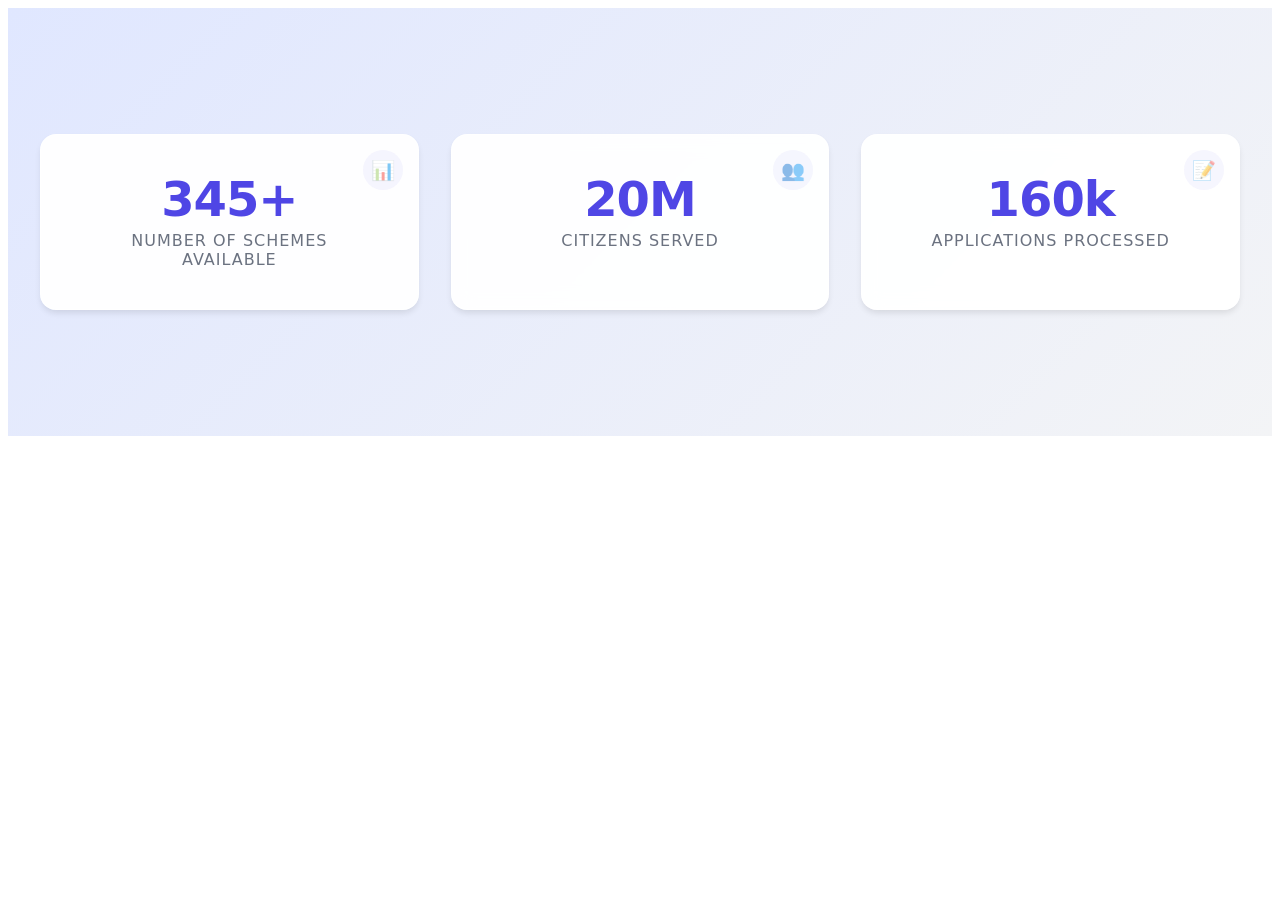
<file: web_testing_code/ststs_card.html>
<!DOCTYPE html>
<html lang="en">
<head>
<meta charset="UTF-8">
<meta name="viewport" content="width=device-width, initial-scale=1.0">
<style>
    /* 1. CSS VARIABLES for easy theming */
    :root {
        --primary-color: #4f46e5; /* Indigo */
        --secondary-color: #818cf8;
        --bg-color: #f3f4f6;
        --card-bg: rgba(255, 255, 255, 0.95);
        --text-main: #1f2937;
        --text-muted: #6b7280;
        --shadow-sm: 0 4px 6px -1px rgba(0, 0, 0, 0.1);
        --shadow-lg: 0 20px 25px -5px rgba(0, 0, 0, 0.1);
        --transition: all 0.3s cubic-bezier(0.4, 0, 0.2, 1);
    }

    /* 2. SECTION STYLING */
    .stats {
        background: linear-gradient(135deg, #e0e7ff 0%, #f3f4f6 100%);
        padding: 4rem 2rem;
        font-family: 'Segoe UI', system-ui, -apple-system, sans-serif;
        display: flex;
        justify-content: center;
        align-items: center;
        min-height: 300px;
    }

    /* 3. FLEX CONTAINER */
    .stats-container {
        display: flex;
        flex-wrap: wrap;
        justify-content: center;
        gap: 2rem;
        max-width: 1200px;
        width: 100%;
    }

    /* 4. CARD STYLING */
    .stat {
        background: var(--card-bg);
        padding: 2.5rem;
        border-radius: 16px;
        box-shadow: var(--shadow-sm);
        flex: 1 1 250px; /* Grow, shrink, basis */
        text-align: center;
        position: relative;
        overflow: hidden;
        transition: var(--transition);
        border: 1px solid rgba(255, 255, 255, 0.5);
        backdrop-filter: blur(10px); /* Glassmorphism effect */
    }

    /* Hover Effect: Lift and Shadow */
    .stat:hover {
        transform: translateY(-8px);
        box-shadow: var(--shadow-lg);
        border-color: var(--primary-color);
    }

    /* Decorative top border */
    .stat::before {
        content: '';
        position: absolute;
        top: 0;
        left: 0;
        width: 100%;
        height: 4px;
        background: linear-gradient(90deg, var(--primary-color), var(--secondary-color));
        opacity: 0;
        transition: var(--transition);
    }

    .stat:hover::before {
        opacity: 1;
    }

    /* 5. TYPOGRAPHY */
    .stat h2 {
        font-size: 3rem;
        font-weight: 800;
        margin: 0 0 0.5rem 0;
        color: var(--primary-color);
        letter-spacing: -1px;
        line-height: 1;
    }

    .stat p {
        font-size: 1rem;
        color: var(--text-muted);
        margin: 0;
        font-weight: 500;
        text-transform: uppercase;
        letter-spacing: 1px;
    }

    /* 6. ICONS (Using CSS Pseudo-elements) */
    .stat::after {
        content: '';
        position: absolute;
        top: 15px;
        right: 15px;
        width: 40px;
        height: 40px;
        background-color: rgba(79, 70, 229, 0.1);
        border-radius: 50%;
        display: flex;
        align-items: center;
        justify-content: center;
        font-size: 1.2rem;
        color: var(--primary-color);
        opacity: 0.5;
    }

    /* Specific icons for each stat */
    .stat:nth-child(1)::after { content: '📊'; } /* Chart */
    .stat:nth-child(2)::after { content: '👥'; } /* People */
    .stat:nth-child(3)::after { content: '📝'; } /* Document */

    /* 7. RESPONSIVE DESIGN */
    @media (max-width: 768px) {
        .stats {
            padding: 3rem 1rem;
        }
        
        .stat h2 {
            font-size: 2.5rem;
        }
        
        .stat {
            padding: 2rem;
        }
    }
</style>
</head>
<body>

<!-- STATS -->
<section class="stats">
    <div class="stats-container">
        <div class="stat">
            <h2>345+</h2>
            <p>Number of schemes available</p>
        </div>

        <div class="stat">
            <h2>20M</h2>
            <p>Citizens served</p>
        </div>

        <div class="stat">
            <h2>160k</h2>
            <p>Applications processed</p>
        </div>
    </div>
</section>

</body>
</html>
</file>
<file: gov_Project/eligibility.css>
/* GLOBAL */

*{
margin:0;
padding:0;
box-sizing:border-box;
font-family:'Poppins',sans-serif;
}

body{
background:#f5f7fa;
color:#1f2933;
}


/* NAVBAR */

.navbar{
display:flex;
justify-content:space-between;
align-items:center;
padding:16px 60px;
background:#eef3f7;
border-bottom:1px solid #e5e7eb;
}

.logo{
display:flex;
gap:10px;
font-size:20px;
font-weight:600;
}

.nav-links{
display:flex;
gap:25px;
}

.nav-links a{
text-decoration:none;
color:#374151;
font-weight:500;
}

.login-btn{
background:#2f5d8c;
color:white;
border:none;
padding:10px 18px;
border-radius:6px;
cursor:pointer;
}


/* PAGE HEADER */

.page-header{
text-align:center;
padding:50px 20px;
background:white;
border-bottom:1px solid #e5e7eb;
}

.page-header h1{
font-size:32px;
margin-bottom:10px;
}


/* FORM SECTION */

.eligibility-form{
padding:40px 60px;
}

.form-grid{
display:grid;
grid-template-columns:repeat(3,1fr);
gap:20px;
}

.form-group{
display:flex;
flex-direction:column;
}

.form-group label{
font-weight:500;
margin-bottom:6px;
}

.form-group input,
.form-group select{
padding:10px;
border:1px solid #e5e7eb;
border-radius:6px;
}


.find-btn{
margin-top:25px;
background:#2f5d8c;
color:white;
border:none;
padding:12px 22px;
border-radius:6px;
cursor:pointer;
}


/* RESULTS */

.recommendations{
padding:40px 60px;
}

.scheme-grid{
display:grid;
grid-template-columns:repeat(3,1fr);
gap:20px;
}


/* SCHEME CARD */

.scheme-card{
background:white;
padding:20px;
border-radius:10px;
box-shadow:0 4px 12px rgba(0,0,0,0.05);
}

.scheme-card h3{
margin-bottom:10px;
}

.apply-btn{
margin-top:10px;
background:#2f5d8c;
color:white;
border:none;
padding:8px 14px;
border-radius:6px;
cursor:pointer;
}


/* FOOTER */

.footer{
display:flex;
justify-content:space-between;
padding:30px 60px;
background:#eef3f7;
}
</file>
<file: gov_Project/login.css>
/* CSS Variables */
:root {
    --primary-color: #1a5f7a;
    --primary-dark: #134b61;
    --primary-light: #2d8ba8;
    --accent-color: #f4a261;
    --success-color: #2ecc71;
    --error-color: #e74c3c;
    --warning-color: #f39c12;
    --text-dark: #2c3e50;
    --text-light: #7f8c8d;
    --bg-light: #f8f9fa;
    --white: #ffffff;
    --shadow-sm: 0 2px 10px rgba(0, 0, 0, 0.08);
    --shadow-md: 0 8px 30px rgba(0, 0, 0, 0.12);
    --shadow-lg: 0 15px 50px rgba(0, 0, 0, 0.15);
    --border-radius: 12px;
    --transition: all 0.3s ease;
}

/* Reset & Base */
* {
    margin: 0;
    padding: 0;
    box-sizing: border-box;
}

body {
    font-family: 'Poppins', sans-serif;
    background: linear-gradient(135deg,#eef4fb,#f8fbff);
    min-height: 100vh;
    display: flex;
    flex-direction: column;
    align-items: center;
    justify-content: center;
    padding: 20px;
    position: relative;
    overflow-x: hidden;
}

/* Background Shapes */
.bg-shape {
    position: fixed;
    border-radius: 50%;
    filter: blur(80px);
    opacity: 0.3;
    z-index: 0;
}

.bg-shape:first-child {
    width: 400px;
    height: 400px;
    background: #1a5f7a;
    top: -100px;
    left: -100px;
    animation: float 8s ease-in-out infinite;
}

.bg-shape-2 {
    width: 300px;
    height: 300px;
    background: #f4a261;
    bottom: -50px;
    right: -50px;
    animation: float 10s ease-in-out infinite reverse;
}

@keyframes float {
    0%, 100% { transform: translate(0, 0); }
    50% { transform: translate(30px, 30px); }
}

/* Header */
.gov-header {
    position: relative;
    z-index: 10;
    text-align: center;
    margin-bottom: 30px;
}

.gov-logo {
    display: flex;
    align-items: center;
    justify-content: center;
    gap: 12px;
    color: var(--white);
    font-size: 1.8rem;
    font-weight: 700;
    text-shadow: 0 2px 10px rgba(0, 0, 0, 0.2);
}

.gov-logo i {
    font-size: 2.2rem;
    color: var(--accent-color);
}

.gov-tagline {
    color: rgba(255, 255, 255, 0.8);
    font-size: 0.9rem;
    margin-top: 5px;
    font-weight: 400;
}

/* Main Container */
.login-container {
    position: relative;
    z-index: 10;
    width: 100%;
    max-width: 480px;
}

/* Login Box */
.login-box {
    background: var(--white);
    border-radius: var(--border-radius);
    box-shadow: var(--shadow-lg);
    padding: 40px;
    position: relative;
    overflow: hidden;
}

.login-box::before {
    content: '';
    position: absolute;
    top: 0;
    left: 0;
    right: 0;
    height: 5px;
    background: linear-gradient(90deg, var(--primary-color), var(--accent-color));
}

/* Scheme Banner */
.scheme-banner {
    text-align: center;
    padding: 25px 20px;
    background: linear-gradient(135deg, #f8f9fa 0%, #e9ecef 100%);
    border-radius: var(--border-radius);
    margin-bottom: 30px;
    border: 1px solid #dee2e6;
}

.scheme-icon {
    width: 60px;
    height: 60px;
    background: linear-gradient(135deg, var(--primary-color), var(--primary-light));
    border-radius: 50%;
    display: flex;
    align-items: center;
    justify-content: center;
    margin: 0 auto 15px;
    box-shadow: 0 4px 15px rgba(26, 95, 122, 0.3);
}

.scheme-icon i {
    font-size: 1.5rem;
    color: var(--white);
}

.scheme-banner h2 {
    color: var(--primary-dark);
    font-size: 1.1rem;
    font-weight: 600;
    margin-bottom: 5px;
}

.scheme-banner p {
    color: var(--text-light);
    font-size: 0.85rem;
    text-transform: uppercase;
    letter-spacing: 1px;
}

/* Login Tabs */
.login-tabs {
    display: flex;
    gap: 8px;
    margin-bottom: 25px;
    background: #f8f9fa;
    padding: 5px;
    border-radius: 10px;
}

.tab-btn {
    flex: 1;
    padding: 12px 8px;
    border: none;
    background: transparent;
    color: var(--text-light);
    font-family: inherit;
    font-size: 0.85rem;
    font-weight: 500;
    border-radius: 8px;
    cursor: pointer;
    transition: var(--transition);
    display: flex;
    align-items: center;
    justify-content: center;
    gap: 6px;
}

.tab-btn:hover {
    color: var(--primary-color);
    background: rgba(26,95,122,0.05);
}

.tab-btn.active {
    background: var(--white);
    color: var(--primary-color);
    box-shadow: var(--shadow-sm);
}

.tab-btn i {
    font-size: 0.9rem;
}

@media (max-width: 500px) {

.login-box{
    padding: 25px;
}

.login-tabs{
    flex-direction: column;
}

.tab-btn{
    width:100%;
}

}

/* Tab Content */
.tab-content {
    display: none;
    animation: fadeIn 0.3s ease;
}

.tab-content.active {
    display: block;
}

@keyframes fadeIn {
    from { opacity: 0; transform: translateY(10px); }
    to { opacity: 1; transform: translateY(0); }
}

/* Input Groups */
.input-group {
    margin-bottom: 20px;
}

.input-group label {
    display: flex;
    align-items: center;
    gap: 8px;
    color: var(--text-dark);
    font-size: 0.9rem;
    font-weight: 500;
    margin-bottom: 8px;
}

.input-group label i {
    color: var(--primary-color);
    font-size: 0.85rem;
}

.input-wrapper {
    position: relative;
    display: flex;
    align-items: center;
}

.input-wrapper input {
    width: 100%;
    padding: 14px 16px;
    border: 2px solid #e9ecef;
    border-radius: 10px;
    font-family: inherit;
    font-size: 0.95rem;
    color: var(--text-dark);
    transition: var(--transition);
    background: var(--white);
}

.input-wrapper input:focus {
    outline: none;
    border-color: var(--primary-color);
    box-shadow: 0 0 0 3px rgba(26,95,122,0.15);
}
.input-wrapper input::placeholder {
    color: #adb5bd;
}

.country-code {
    padding: 14px 12px 14px 16px;
    background: #f8f9fa;
    border: 2px solid #e9ecef;
    border-right: none;
    border-radius: 10px 0 0 10px;
    color: var(--text-dark);
    font-weight: 500;
}

.country-code + input {
    border-radius: 0 10px 10px 0;
}

.input-icon {
    position: absolute;
    right: 14px;
    color: var(--success-color);
}

.toggle-password {
    position: absolute;
    right: 14px;
    background: none;
    border: none;
    color: var(--text-light);
    cursor: pointer;
    padding: 5px;
    transition: var(--transition);
}

.toggle-password:hover {
    color: var(--primary-color);
}

.input-hint {
    font-size: 0.75rem;
    color: var(--text-light);
    margin-top: 6px;
}

/* Form Options */
.form-options {
    display: flex;
    justify-content: space-between;
    align-items: center;
    margin-top: 15px;
}

.checkbox-container {
    display: flex;
    align-items: center;
    gap: 8px;
    cursor: pointer;
    font-size: 0.85rem;
    color: var(--text-light);
}

.checkbox-container input {
    display: none;
}

.checkmark {
    width: 18px;
    height: 18px;
    border: 2px solid #ced4da;}

    .checkbox-container input:checked + .checkmark {
    background: var(--primary-color);
    border-color: var(--primary-color);
}
</file>
<file: gov_Project/registration.css>
/* CSS Variables */
:root {
    --primary: #1a5f7a;
    --primary-dark: #134b61;
    --primary-light: #2d8ba8;
    --accent: #f4a261;
    --success: #10b981;
    --error: #ef4444;
    --warning: #f59e0b;
    --text-dark: #1f2937;
    --text-light: #6b7280;
    --white: #ffffff;
    --bg-light: #f9fafb;
    --border: #e5e7eb;
    --shadow: 0 25px 50px -12px rgba(0, 0, 0, 0.25);
    --radius: 16px;
}

/* Reset */
* {
    margin: 0;
    padding: 0;
    box-sizing: border-box;
}

body {
    font-family: 'Poppins', sans-serif;
    min-height: 100vh;
    background: linear-gradient(135deg, #667eea 0%, #764ba2 100%);
    overflow-x: hidden;
}

/* Animated Background */
.bg-animation {
    position: fixed;
    top: 0;
    left: 0;
    width: 100%;
    height: 100%;
    overflow: hidden;
    z-index: 0;
}

.circle {
    position: absolute;
    border-radius: 50%;
    filter: blur(60px);
    opacity: 0.5;
    animation: float 15s ease-in-out infinite;
}

.circle-1 {
    width: 500px;
    height: 500px;
    background: var(--primary);
    top: -200px;
    left: -100px;
    animation-delay: 0s;
}

.circle-2 {
    width: 400px;
    height: 400px;
    background: var(--accent);
    bottom: -150px;
    right: -100px;
    animation-delay: -5s;
}

.circle-3 {
    width: 300px;
    height: 300px;
    background: #8b5cf6;
    top: 50%;
    left: 50%;
    transform: translate(-50%, -50%);
    animation-delay: -10s;
}

@keyframes float {
    0%, 100% { transform: translate(0, 0) scale(1); }
    25% { transform: translate(30px, -30px) scale(1.05); }
    50% { transform: translate(-20px, 20px) scale(0.95); }
    75% { transform: translate(20px, 30px) scale(1.02); }
}

/* Main Wrapper */
.register-wrapper {
    position: relative;
    z-index: 1;
    display: flex;
    min-height: 100vh;
}

/* Brand Section */
.brand-section {
    flex: 1;
    display: flex;
    align-items: center;
    justify-content: center;
    padding: 40px;
    background: linear-gradient(135deg, rgba(26, 95, 122, 0.9) 0%, rgba(19, 75, 97, 0.95) 100%);
    backdrop-filter: blur(10px);
}

.brand-content {
    text-align: center;
    color: var(--white);
    max-width: 450px;
}

.gov-emblem {
    width: 100px;
    height: 100px;
    background: rgba(255, 255, 255, 0.15);
    border-radius: 50%;
    display: flex;
    align-items: center;
    justify-content: center;
    margin: 0 auto 25px;
    animation: pulse 2s ease-in-out infinite;
}

.gov-emblem i {
    font-size: 3rem;
    color: var(--accent);
}

@keyframes pulse {
    0%, 100% { transform: scale(1); }
    50% { transform: scale(1.05); }
}

.brand-content h1 {
    font-size: 2rem;
    font-weight: 700;
    margin-bottom: 10px;
    letter-spacing: -0.5px;
}

.tagline {
    font-size: 1rem;
    opacity: 0.8;
    margin-bottom: 40px;
}

.scheme-info {
    background: rgba(255, 255, 255, 0.1);
    border: 1px solid rgba(255, 255, 255, 0.2);
    border-radius: var(--radius);
    padding: 25px;
    margin-bottom: 40px;
}

.scheme-info h2 {
    font-size: 1.3rem;
    font-weight: 600;
    margin-bottom: 8px;
}

.scheme-info p {
    font-size: 0.9rem;
    opacity: 0.8;
    text-transform: uppercase;
    letter-spacing: 2px;
}

.features-list {
    display: flex;
    flex-direction: column;
    gap: 15px;
}

.feature-item {
    display: flex;
    align-items: center;
    gap: 15px;
    padding: 15px 20px;
    background: rgba(255, 255, 255, 0.1);
    border-radius: 12px;
    transition: all 0.3s ease;
}

.feature-item:hover {
    background: rgba(255, 255, 255, 0.2);
    transform: translateX(10px);
}

.feature-item i {
    font-size: 1.3rem;
    color: var(--accent);
    width: 30px;
}

.feature-item span {
    font-size: 1rem;
    font-weight: 500;
}

/* Form Section */
.form-section {
    flex: 1;
    display: flex;
    align-items: center;
    justify-content: center;
    padding: 40px;
    background: rgba(255, 255, 255, 0.95);
    backdrop-filter: blur(20px);
}

.form-container {
    width: 100%;
    max-width: 450px;
}

.form-header {
    text-align: center;
    margin-bottom: 35px;
}

.form-header h2 {
    font-size: 1.8rem;
    font-weight: 700;
    color: var(--text-dark);
    margin-bottom: 8px;
}

.form-header p {
    color: var(--text-light);
    font-size: 0.95rem;
}

/* Input Groups */
.input-group {
    margin-bottom: 20px;
}

.input-group label {
    display: flex;
    align-items: center;
    gap: 8px;
    color: var(--text-dark);
    font-size: 0.9rem;
    font-weight: 500;
    margin-bottom: 8px;
}

.input-group label i {
    color: var(--primary);
    font-size: 0.85rem;
}

.input-wrapper {
    position: relative;
    display: flex;
    align-items: center;
}

.input-wrapper input {
    width: 100%;
    padding: 16px 50px 16px 18px;
    border: 2px solid var(--border);
    border-radius: 12px;
    font-family: inherit;
    font-size: 1rem;
    color: var(--text-dark);
    background: var(--white);
    transition: all 0.3s ease;
}

.input-wrapper input:focus {
    outline: none;
    border-color: var(--primary);
    box-shadow: 0 0 0 4px rgba(26, 95, 122, 0.1);
}

.input-wrapper input::placeholder {
    color: #9ca3af;
}

.input-wrapper input.valid {
    border-color: var(--success);
}

.input-wrapper input.invalid {
    border-color: var(--error);
}

.input-status {
    position: absolute;
    right: 15px;
    opacity: 0;
    transition: all 0.3s ease;
}

.input-wrapper input.valid + .input-status {
    opacity: 1;
    color: var(--success);
}

/* Toggle Password */
.toggle-password {
    position: absolute;
    right: 15px;
    background: none;
    border: none;
    color: var(--text-light);
    cursor: pointer;
    padding: 5px;
    font-size: 1rem;
    transition: all 0.3s ease;
}

.toggle-password:hover {
    color: var(--primary);
}

/* Password Strength */
.password-strength {
    margin-top: 10px;
    display: none;
}

.password-strength.active {
    display: block;
}

.strength-bar {
    height: 6px;
    background: var(--border);
    border-radius: 3px;
    overflow: hidden;
}

.strength-fill {
    height: 100%;
    width: 0;
    border-radius: 3px;
    transition: all 0.3s ease;
}

.strength-fill.weak { width: 25%; background: var(--error); }
.strength-fill.fair { width: 50%; background: var(--warning); }
.strength-fill.good { width: 75%; background: #3b82f6; }
.strength-fill.strong { width: 100%; background: var(--success); }

.strength-labels {
    display: flex;
    justify-content: space-between;
    margin-top: 5px;
}

.strength-labels span {
    font-size: 0.7rem;
    color: var(--text-light);
    opacity: 0.5;
    transition: all 0.3s ease;
}

.strength-labels span.active {
    opacity: 1;
    color: var(--text-dark);
    font-weight: 500;
}

/* Password Requirements */
.password-requirements {
    list-style: none;
    margin-top: 12px;
    display: none;
}

.password-requirements.active {
    display: grid;
    grid-template-columns: 1fr 1fr;
    /*gap:*/

}
</file>
